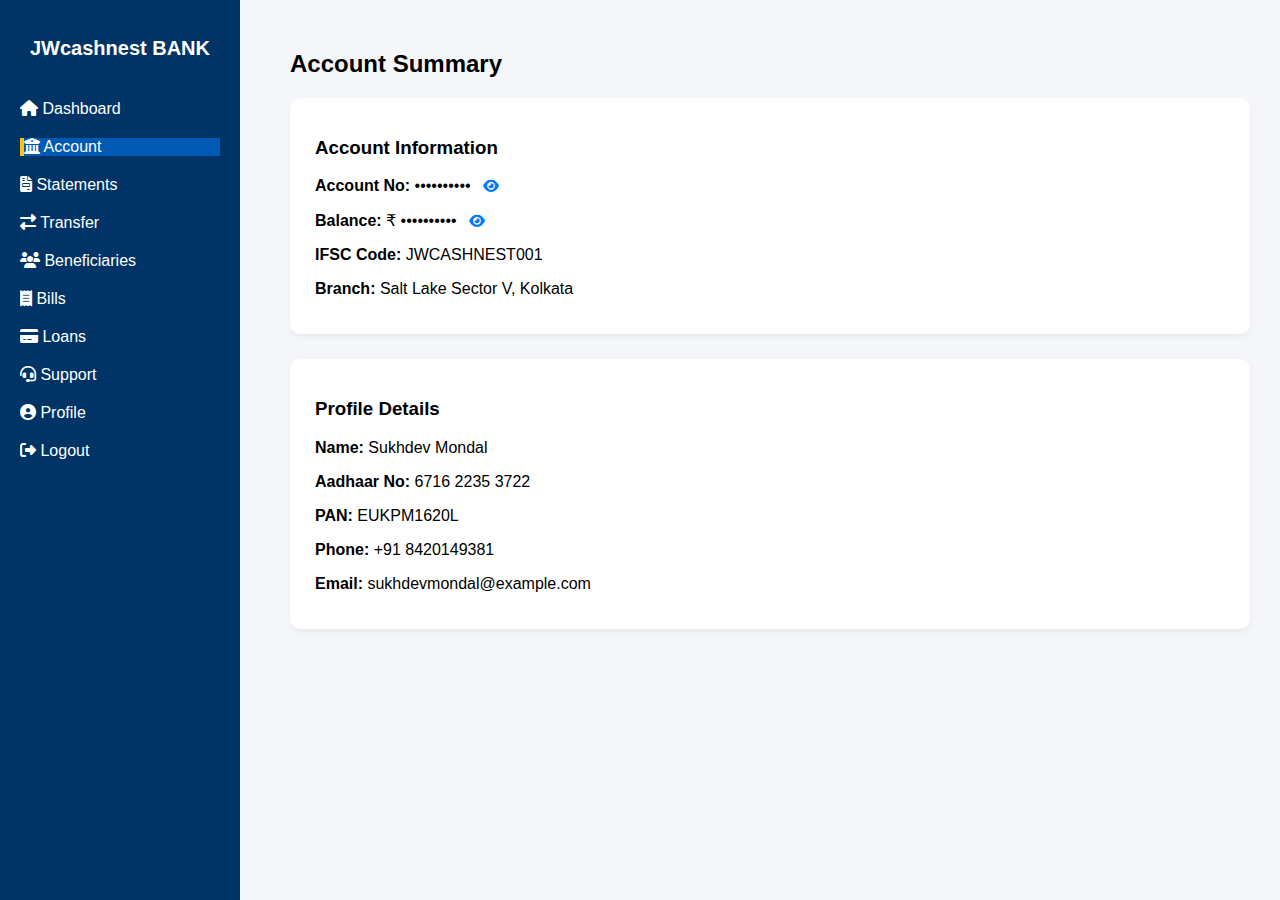
<file: account.html>
<!DOCTYPE html>
<html lang="en">
<head>
  <meta charset="UTF-8" />
  <meta name="viewport" content="width=device-width, initial-scale=1.0"/>
  <title>JWcashnest BANK - Account Summary</title>
  <link rel="stylesheet" href="style.css" />
  <link rel="stylesheet" href="https://cdnjs.cloudflare.com/ajax/libs/font-awesome/6.4.0/css/all.min.css" />
</head>
<body onload="enforceLogin();">

  <div class="dashboard-container">
    <!-- Sidebar -->
    <div class="sidebar">
      <h2 style="text-align:center; color:white;">JWcashnest BANK</h2>
      <ul>
        <li><a href="home.html"><i class="fa fa-home"></i> Dashboard</a></li>
        <li><a class="active" href="account.html"><i class="fa fa-university"></i> Account</a></li>
        <li><a href="statements.html"><i class="fa fa-file-invoice"></i> Statements</a></li>
        <li><a href="transfer.html"><i class="fa fa-exchange-alt"></i> Transfer</a></li>
        <li><a href="beneficiaries.html"><i class="fa fa-users"></i> Beneficiaries</a></li>
        <li><a href="bills.html"><i class="fa fa-receipt"></i> Bills</a></li>
        <li><a href="loans.html"><i class="fa fa-credit-card"></i> Loans</a></li>
        <li><a href="support.html"><i class="fa fa-headset"></i> Support</a></li>
        <li><a href="profile.html"><i class="fa fa-user-circle"></i> Profile</a></li>
        <li><a href="logout.html"><i class="fa fa-sign-out-alt"></i> Logout</a></li>
      </ul>
    </div>

    <!-- Main Content -->
    <div class="main-content">
      <h2>Account Summary</h2>

      <div class="card">
        <h3>Account Information</h3>
        <p><strong>Account No:</strong>
          <span id="account-number">••••••••••</span>
          <i class="fa fa-eye" id="account-icon" onclick="toggleMaskedText('account-number', 'account-icon', '1000054871245007')"></i>
        </p>
        <p><strong>Balance:</strong> ₹
          <span id="balance">••••••••••</span>
          <i class="fa fa-eye" id="balance-icon" onclick="toggleMaskedText('balance', 'balance-icon', '8,95,74,000.52')"></i>
        </p>
        <p><strong>IFSC Code:</strong> JWCASHNEST001</p>
        <p><strong>Branch:</strong> Salt Lake Sector V, Kolkata</p>
      </div>

      <div class="card">
        <h3>Profile Details</h3>
        <p><strong>Name:</strong> Sukhdev Mondal</p>
        <p><strong>Aadhaar No:</strong> 6716 2235 3722</p>
        <p><strong>PAN:</strong> EUKPM1620L</p>
        <p><strong>Phone:</strong> +91 8420149381</p>
        <p><strong>Email:</strong> sukhdevmondal@example.com</p>
      </div>
    </div>
  </div>

  <script src="script.js"></script>
</body>
</html>
</file>
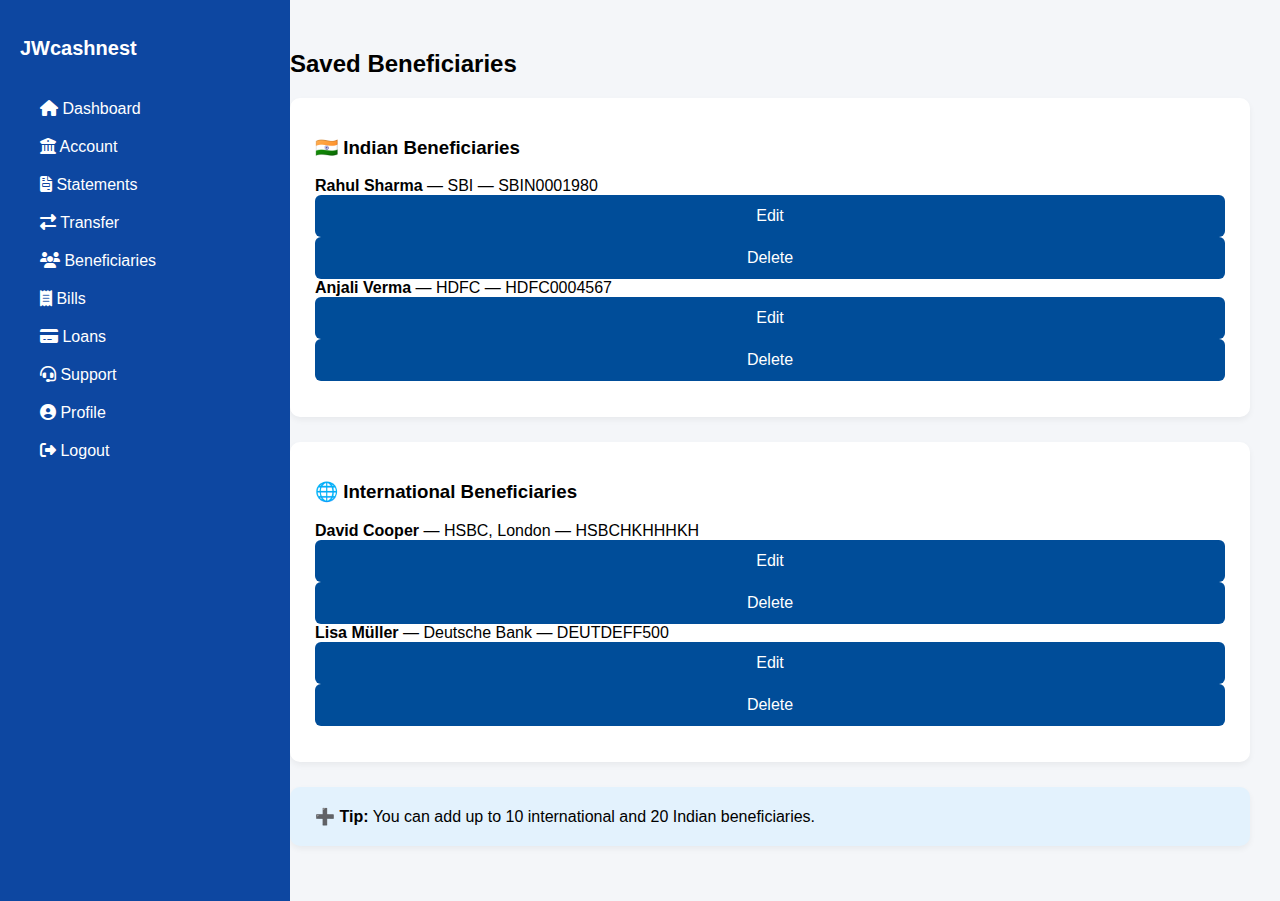
<file: beneficiaries.html>
<!DOCTYPE html>
<html lang="en">
<head>
  <meta charset="UTF-8" />
  <meta name="viewport" content="width=device-width, initial-scale=1.0"/>
  <title>JWcashnest BANK - Beneficiaries</title>
  <link rel="stylesheet" href="style.css" />
  <link rel="stylesheet" href="https://cdnjs.cloudflare.com/ajax/libs/font-awesome/6.4.0/css/all.min.css" />
</head>
<body>
  <div class="dashboard-container" style="display: flex; min-height: 100vh;">
    <!-- Sidebar -->
    <div class="sidebar" style="width: 250px; background: #0D47A1; color: white; padding: 20px;">
      <h2 style="color:white;">JWcashnest</h2>
      <ul style="list-style: none; padding-left: 0;">
        <li><a href="home.html" style="color: white;"><i class="fa fa-home"></i> Dashboard</a></li>
        <li><a href="account.html" style="color: white;"><i class="fa fa-university"></i> Account</a></li>
        <li><a href="statements.html" style="color: white;"><i class="fa fa-file-invoice"></i> Statements</a></li>
        <li><a href="transfer.html" style="color: white;"><i class="fa fa-exchange-alt"></i> Transfer</a></li>
        <li><a href="beneficiaries.html" style="color: white;"><i class="fa fa-users"></i> Beneficiaries</a></li>
        <li><a href="bills.html" style="color: white;"><i class="fa fa-receipt"></i> Bills</a></li>
        <li><a href="loans.html" style="color: white;"><i class="fa fa-credit-card"></i> Loans</a></li>
        <li><a href="support.html" style="color: white;"><i class="fa fa-headset"></i> Support</a></li>
        <li><a href="profile.html" style="color: white;"><i class="fa fa-user-circle"></i> Profile</a></li>
        <li><a href="logout.html" style="color: white;"><i class="fa fa-sign-out-alt"></i> Logout</a></li>
      </ul>
    </div>

    <!-- Main Content -->
    <div class="main-content" style="flex: 1; padding: 30px;">
      <h2>Saved Beneficiaries</h2>

      <div class="card">
        <h3>🇮🇳 Indian Beneficiaries</h3>
        <ul style="padding-left: 0; list-style: none;">
          <li>
            <strong>Rahul Sharma</strong> — SBI — SBIN0001980  
            <button onclick="alert('Edit Rahul')">Edit</button>
            <button onclick="alert('Delete Rahul')">Delete</button>
          </li>
          <li>
            <strong>Anjali Verma</strong> — HDFC — HDFC0004567  
            <button onclick="alert('Edit Anjali')">Edit</button>
            <button onclick="alert('Delete Anjali')">Delete</button>
          </li>
        </ul>
      </div>

      <div class="card" style="margin-top: 20px;">
        <h3>🌐 International Beneficiaries</h3>
        <ul style="padding-left: 0; list-style: none;">
          <li>
            <strong>David Cooper</strong> — HSBC, London — HSBCHKHHHKH  
            <button onclick="alert('Edit David')">Edit</button>
            <button onclick="alert('Delete David')">Delete</button>
          </li>
          <li>
            <strong>Lisa Müller</strong> — Deutsche Bank — DEUTDEFF500  
            <button onclick="alert('Edit Lisa')">Edit</button>
            <button onclick="alert('Delete Lisa')">Delete</button>
          </li>
        </ul>
      </div>

      <div class="card" style="margin-top: 20px; background: #e3f2fd;">
        <strong>➕ Tip:</strong> You can add up to 10 international and 20 Indian beneficiaries.
      </div>
    </div>
  </div>

  <script src="script.js"></script>
</body>
</html>
</file>
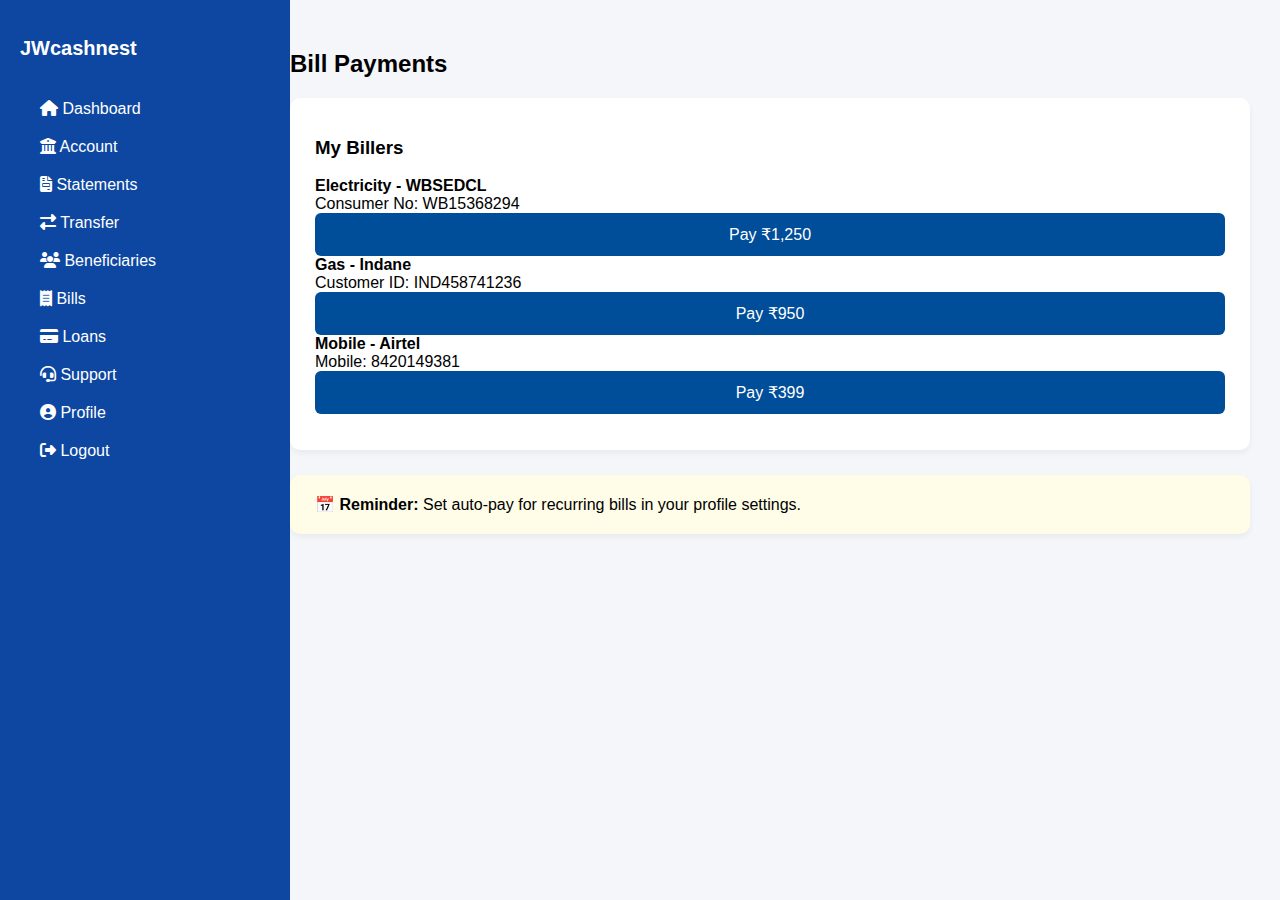
<file: bills.html>
<!DOCTYPE html>
<html lang="en">
<head>
  <meta charset="UTF-8" />
  <meta name="viewport" content="width=device-width, initial-scale=1.0"/>
  <title>JWcashnest BANK - Bill Payments</title>
  <link rel="stylesheet" href="style.css" />
  <link rel="stylesheet" href="https://cdnjs.cloudflare.com/ajax/libs/font-awesome/6.4.0/css/all.min.css" />
</head>
<body>
  <div class="dashboard-container" style="display: flex; min-height: 100vh;">
    <!-- Sidebar -->
    <div class="sidebar" style="width: 250px; background: #0D47A1; color: white; padding: 20px;">
      <h2 style="color:white;">JWcashnest</h2>
      <ul style="list-style: none; padding-left: 0;">
        <li><a href="home.html" style="color: white;"><i class="fa fa-home"></i> Dashboard</a></li>
        <li><a href="account.html" style="color: white;"><i class="fa fa-university"></i> Account</a></li>
        <li><a href="statements.html" style="color: white;"><i class="fa fa-file-invoice"></i> Statements</a></li>
        <li><a href="transfer.html" style="color: white;"><i class="fa fa-exchange-alt"></i> Transfer</a></li>
        <li><a href="beneficiaries.html" style="color: white;"><i class="fa fa-users"></i> Beneficiaries</a></li>
        <li><a href="bills.html" style="color: white;"><i class="fa fa-receipt"></i> Bills</a></li>
        <li><a href="loans.html" style="color: white;"><i class="fa fa-credit-card"></i> Loans</a></li>
        <li><a href="support.html" style="color: white;"><i class="fa fa-headset"></i> Support</a></li>
        <li><a href="profile.html" style="color: white;"><i class="fa fa-user-circle"></i> Profile</a></li>
        <li><a href="logout.html" style="color: white;"><i class="fa fa-sign-out-alt"></i> Logout</a></li>
      </ul>
    </div>

    <!-- Main Content -->
    <div class="main-content" style="flex: 1; padding: 30px;">
      <h2>Bill Payments</h2>

      <div class="card">
        <h3>My Billers</h3>
        <ul style="padding-left: 0; list-style: none;">
          <li>
            <strong>Electricity - WBSEDCL</strong><br/>
            Consumer No: WB15368294<br/>
            <button onclick="alert('Bill paid to WBSEDCL')">Pay ₹1,250</button>
          </li>
          <li>
            <strong>Gas - Indane</strong><br/>
            Customer ID: IND458741236<br/>
            <button onclick="alert('Bill paid to Indane')">Pay ₹950</button>
          </li>
          <li>
            <strong>Mobile - Airtel</strong><br/>
            Mobile: 8420149381<br/>
            <button onclick="alert('Bill paid to Airtel')">Pay ₹399</button>
          </li>
        </ul>
      </div>

      <div class="card" style="margin-top: 20px; background: #fffde7;">
        <strong>📅 Reminder:</strong> Set auto-pay for recurring bills in your profile settings.
      </div>
    </div>
  </div>

  <script src="script.js"></script>
</body>
</html>
</file>
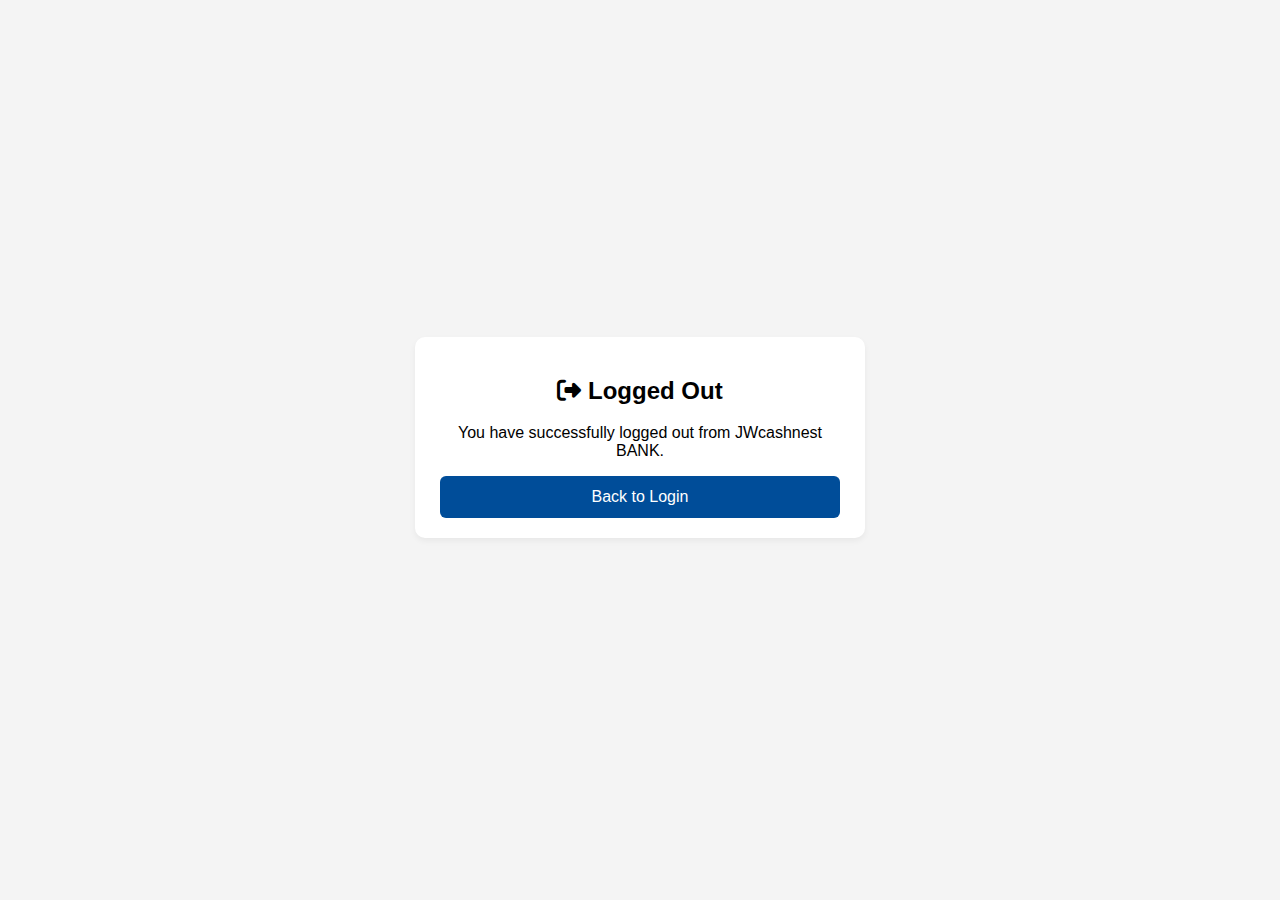
<file: logout.html>
<!DOCTYPE html>
<html lang="en">
<head>
  <meta charset="UTF-8" />
  <meta name="viewport" content="width=device-width, initial-scale=1.0"/>
  <title>JWcashnest BANK - Logout</title>
  <link rel="stylesheet" href="style.css" />
  <link rel="stylesheet" href="https://cdnjs.cloudflare.com/ajax/libs/font-awesome/6.4.0/css/all.min.css" />
</head>
<body style="display: flex; justify-content: center; align-items: center; height: 100vh; background: #f4f4f4;">
  <div class="card" style="max-width: 400px; text-align: center;">
    <h2><i class="fa fa-sign-out-alt"></i> Logged Out</h2>
    <p>You have successfully logged out from JWcashnest BANK.</p>
    <button onclick="window.location.href='index.html'">Back to Login</button>
  </div>
</body>
</html>
</file>
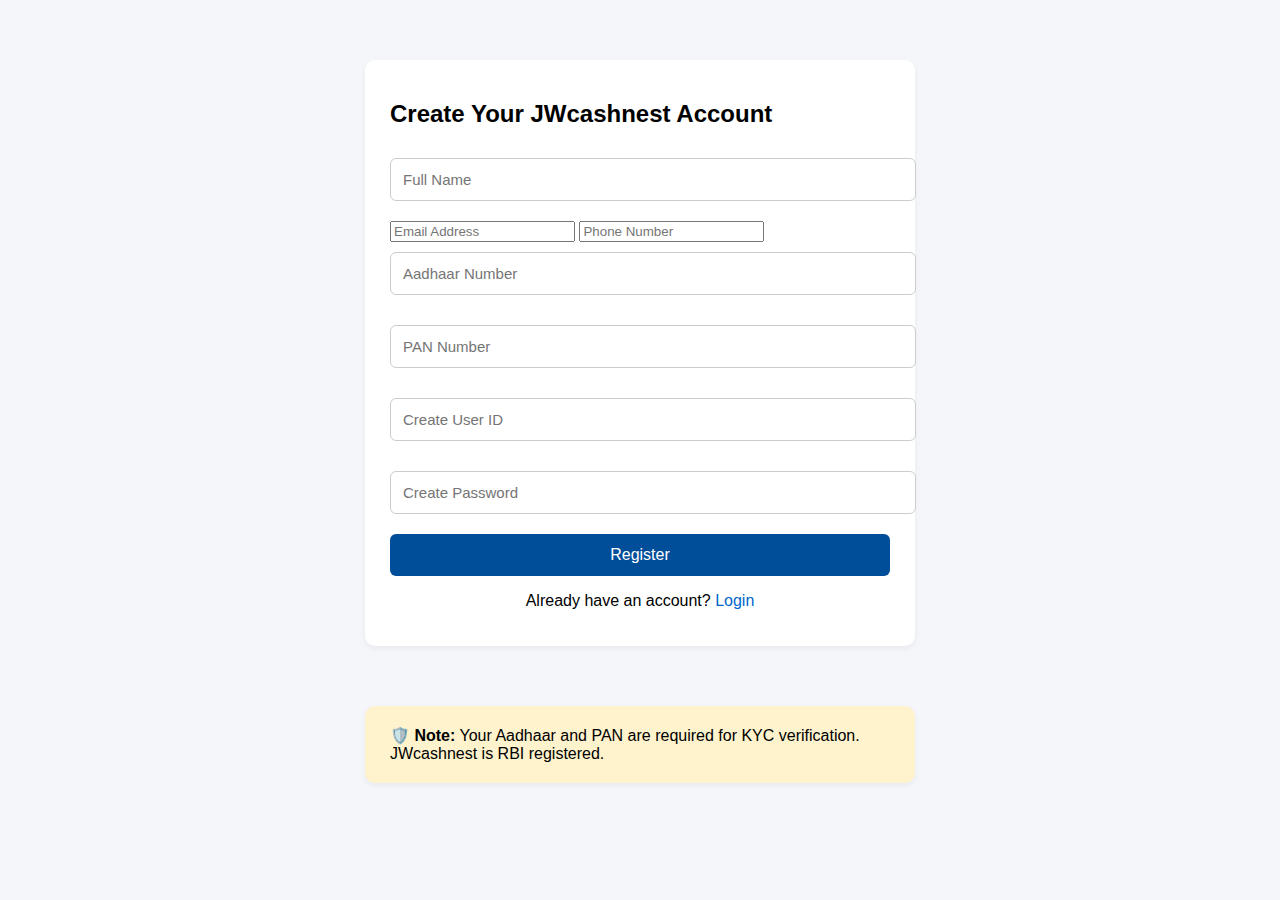
<file: register.html>
<!DOCTYPE html>
<html lang="en">
<head>
  <meta charset="UTF-8" />
  <meta name="viewport" content="width=device-width, initial-scale=1.0"/>
  <title>JWcashnest BANK - Register</title>
  <link rel="stylesheet" href="style.css" />
  <link rel="stylesheet" href="https://cdnjs.cloudflare.com/ajax/libs/font-awesome/6.4.0/css/all.min.css" />
</head>
<body>
  <div class="card" style="max-width: 500px; margin: 60px auto;">
    <h2>Create Your JWcashnest Account</h2>
    <input type="text" placeholder="Full Name" required />
    <input type="email" placeholder="Email Address" required />
    <input type="tel" placeholder="Phone Number" required />
    <input type="text" placeholder="Aadhaar Number" required />
    <input type="text" placeholder="PAN Number" required />
    <input type="text" placeholder="Create User ID" required />
    <input type="password" placeholder="Create Password" required />
    <button onclick="alert('Account created successfully! Redirecting to login...'); window.location.href='index.html';">
      Register
    </button>
    <p style="text-align:center;">Already have an account? <a href="index.html">Login</a></p>
  </div>

  <div class="card" style="max-width: 500px; margin: 20px auto; background: #fff3cd;">
    <strong>🛡️ Note:</strong> Your Aadhaar and PAN are required for KYC verification. JWcashnest is RBI registered.
  </div>
</body>
</html>
</file>
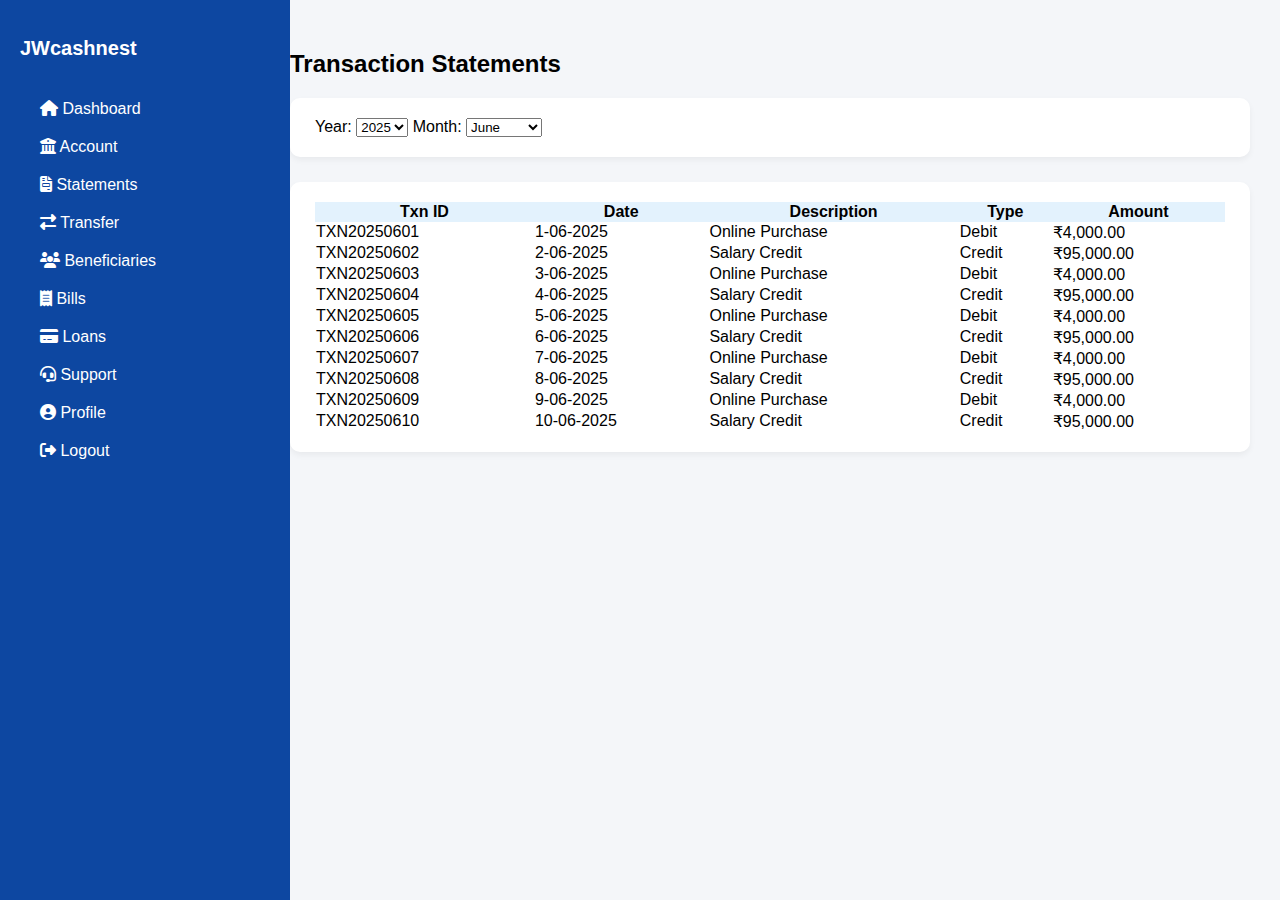
<file: statements.html>
<!DOCTYPE html>
<html lang="en">
<head>
  <meta charset="UTF-8" />
  <meta name="viewport" content="width=device-width, initial-scale=1.0"/>
  <title>JWcashnest BANK - Statements</title>
  <link rel="stylesheet" href="style.css" />
  <link rel="stylesheet" href="https://cdnjs.cloudflare.com/ajax/libs/font-awesome/6.4.0/css/all.min.css" />
</head>
<body>
  <div class="dashboard-container" style="display: flex; min-height: 100vh;">
    <!-- Sidebar -->
    <div class="sidebar" style="width: 250px; background: #0D47A1; color: white; padding: 20px;">
      <h2 style="color:white;">JWcashnest</h2>
      <ul style="list-style: none; padding-left: 0;">
        <li><a href="home.html" style="color: white;"><i class="fa fa-home"></i> Dashboard</a></li>
        <li><a href="account.html" style="color: white;"><i class="fa fa-university"></i> Account</a></li>
        <li><a href="statements.html" style="color: white;"><i class="fa fa-file-invoice"></i> Statements</a></li>
        <li><a href="transfer.html" style="color: white;"><i class="fa fa-exchange-alt"></i> Transfer</a></li>
        <li><a href="beneficiaries.html" style="color: white;"><i class="fa fa-users"></i> Beneficiaries</a></li>
        <li><a href="bills.html" style="color: white;"><i class="fa fa-receipt"></i> Bills</a></li>
        <li><a href="loans.html" style="color: white;"><i class="fa fa-credit-card"></i> Loans</a></li>
        <li><a href="support.html" style="color: white;"><i class="fa fa-headset"></i> Support</a></li>
        <li><a href="profile.html" style="color: white;"><i class="fa fa-user-circle"></i> Profile</a></li>
        <li><a href="logout.html" style="color: white;"><i class="fa fa-sign-out-alt"></i> Logout</a></li>
      </ul>
    </div>

    <!-- Main Content -->
    <div class="main-content" style="flex: 1; padding: 30px;">
      <h2>Transaction Statements</h2>

      <div class="card">
        <label for="year">Year:</label>
        <select id="year" onchange="filterStatements()">
          <option value="2025" selected>2025</option>
          <option value="2024">2024</option>
          <option value="2023">2023</option>
          <option value="2022">2022</option>
          <option value="2021">2021</option>
          <option value="2020">2020</option>
          <option value="2019">2019</option>
          <option value="2018">2018</option>
          <option value="2017">2017</option>
        </select>
        <label for="month">Month:</label>
        <select id="month" onchange="filterStatements()">
          <option value="06" selected>June</option>
          <option value="05">May</option>
          <option value="04">April</option>
          <option value="03">March</option>
          <option value="02">February</option>
          <option value="01">January</option>
        </select>
      </div>

      <div class="card" style="overflow-x: auto;">
        <table style="width: 100%; border-collapse: collapse;">
          <thead>
            <tr style="background: #e3f2fd;">
              <th>Txn ID</th>
              <th>Date</th>
              <th>Description</th>
              <th>Type</th>
              <th>Amount</th>
            </tr>
          </thead>
          <tbody id="txnTable">
            <!-- JS will insert rows -->
          </tbody>
        </table>
      </div>
    </div>
  </div>

  <script src="script.js"></script>
  <script>
    function filterStatements() {
      const year = document.getElementById('year').value;
      const month = document.getElementById('month').value;
      const tbody = document.getElementById('txnTable');
      tbody.innerHTML = ''; // Clear previous

      for (let day = 1; day <= 10; day++) {
        const txnId = 'TXN' + year + month + (day < 10 ? '0' + day : day);
        const type = day % 2 === 0 ? 'Credit' : 'Debit';
        const desc = type === 'Credit' ? 'Salary Credit' : 'Online Purchase';
        const amount = type === 'Credit' ? '₹95,000.00' : '₹4,000.00';

        const tr = document.createElement('tr');
        tr.innerHTML = `
          <td>${txnId}</td>
          <td>${day}-${month}-${year}</td>
          <td>${desc}</td>
          <td>${type}</td>
          <td>${amount}</td>
        `;
        tbody.appendChild(tr);
      }
    }

    window.onload = filterStatements;
  </script>
</body>
</html>
</file>
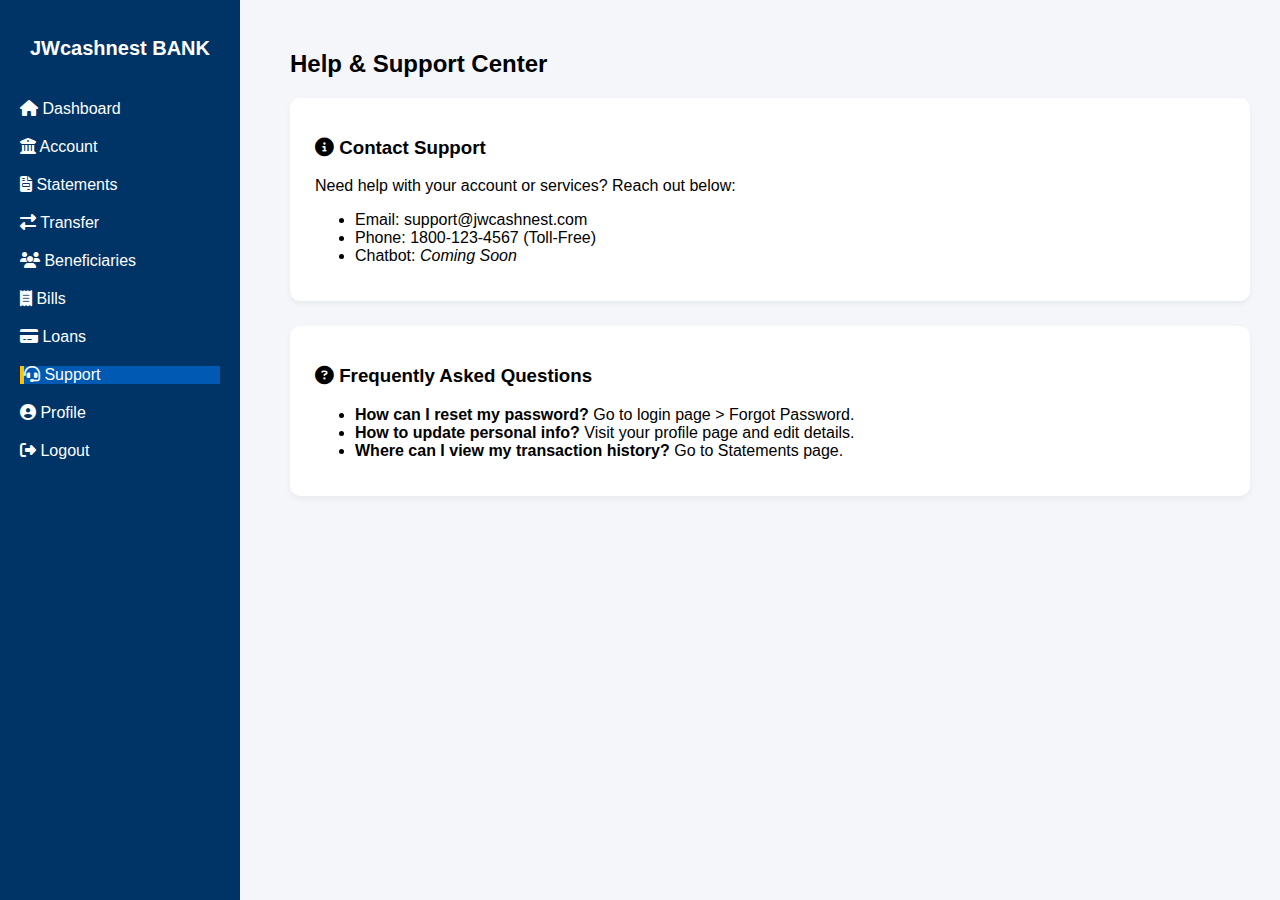
<file: support.html>
<!-- Step 10: support.html - Help Center Page -->
<!DOCTYPE html>
<html lang="en">
<head>
  <meta charset="UTF-8">
  <meta name="viewport" content="width=device-width, initial-scale=1.0">
  <title>JWcashnest BANK - Support</title>
  <link rel="stylesheet" href="style.css">
  <link rel="stylesheet" href="https://cdnjs.cloudflare.com/ajax/libs/font-awesome/6.4.0/css/all.min.css">
</head>
<body onload="enforceLogin();">
  <div class="dashboard-container">
    <div class="sidebar">
      <h2 style="text-align:center; color:white;">JWcashnest BANK</h2>
      <ul>
        <li><a href="home.html"><i class="fa fa-home"></i> Dashboard</a></li>
        <li><a href="account.html"><i class="fa fa-university"></i> Account</a></li>
        <li><a href="statements.html"><i class="fa fa-file-invoice"></i> Statements</a></li>
        <li><a href="transfer.html"><i class="fa fa-exchange-alt"></i> Transfer</a></li>
        <li><a href="beneficiaries.html"><i class="fa fa-users"></i> Beneficiaries</a></li>
        <li><a href="bills.html"><i class="fa fa-receipt"></i> Bills</a></li>
        <li><a href="loans.html"><i class="fa fa-credit-card"></i> Loans</a></li>
        <li><a class="active" href="support.html"><i class="fa fa-headset"></i> Support</a></li>
        <li><a href="profile.html"><i class="fa fa-user-circle"></i> Profile</a></li>
        <li><a href="#" onclick="logout()"><i class="fa fa-sign-out-alt"></i> Logout</a></li>
      </ul>
    </div>

    <div class="main-content">
      <h2>Help & Support Center</h2>

      <div class="card">
        <h3><i class="fa fa-info-circle"></i> Contact Support</h3>
        <p>Need help with your account or services? Reach out below:</p>
        <ul>
          <li>Email: support@jwcashnest.com</li>
          <li>Phone: 1800-123-4567 (Toll-Free)</li>
          <li>Chatbot: <em>Coming Soon</em></li>
        </ul>
      </div>

      <div class="card">
        <h3><i class="fa fa-question-circle"></i> Frequently Asked Questions</h3>
        <ul>
          <li><strong>How can I reset my password?</strong> Go to login page > Forgot Password.</li>
          <li><strong>How to update personal info?</strong> Visit your profile page and edit details.</li>
          <li><strong>Where can I view my transaction history?</strong> Go to Statements page.</li>
        </ul>
      </div>
    </div>
  </div>

  <script src="script.js"></script>
</body>
</html>
</file>
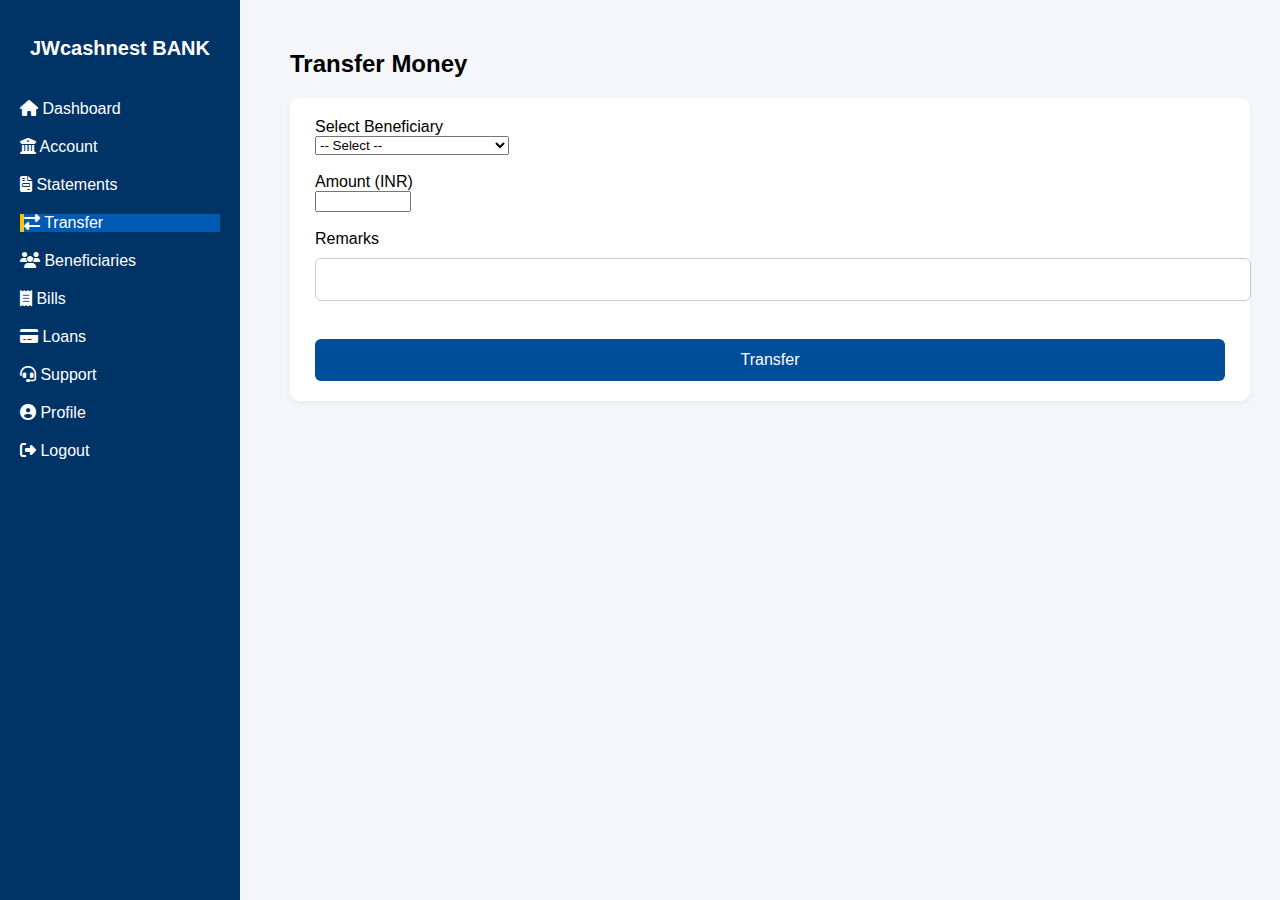
<file: transfer.html>
<!-- Step 6: transfer.html - Money Transfer Interface -->
<!DOCTYPE html>
<html lang="en">
<head>
  <meta charset="UTF-8">
  <meta name="viewport" content="width=device-width, initial-scale=1.0">
  <title>JWcashnest BANK - Transfer</title>
  <link rel="stylesheet" href="style.css">
  <link rel="stylesheet" href="https://cdnjs.cloudflare.com/ajax/libs/font-awesome/6.4.0/css/all.min.css">
</head>
<body onload="enforceLogin();">
  <div class="dashboard-container">
    <div class="sidebar">
      <h2 style="text-align:center; color:white;">JWcashnest BANK</h2>
      <ul>
        <li><a href="home.html"><i class="fa fa-home"></i> Dashboard</a></li>
        <li><a href="account.html"><i class="fa fa-university"></i> Account</a></li>
        <li><a href="statements.html"><i class="fa fa-file-invoice"></i> Statements</a></li>
        <li><a class="active" href="transfer.html"><i class="fa fa-exchange-alt"></i> Transfer</a></li>
        <li><a href="beneficiaries.html"><i class="fa fa-users"></i> Beneficiaries</a></li>
        <li><a href="bills.html"><i class="fa fa-receipt"></i> Bills</a></li>
        <li><a href="loans.html"><i class="fa fa-credit-card"></i> Loans</a></li>
        <li><a href="support.html"><i class="fa fa-headset"></i> Support</a></li>
        <li><a href="profile.html"><i class="fa fa-user-circle"></i> Profile</a></li>
        <li><a href="#" onclick="logout()"><i class="fa fa-sign-out-alt"></i> Logout</a></li>
      </ul>
    </div>

    <div class="main-content">
      <h2>Transfer Money</h2>

      <div class="card">
        <form id="transfer-form" onsubmit="event.preventDefault(); alert('Transfer simulated successfully!');">
          <label for="beneficiary">Select Beneficiary</label><br>
          <select id="beneficiary" required>
            <option value="">-- Select --</option>
            <option value="IND001">Rohit Sharma (SBI)</option>
            <option value="INT002">Anne Keller (Deutsche Bank)</option>
            <option value="IND003">Amit Das (HDFC)</option>
          </select><br><br>

          <label for="amount">Amount (INR)</label><br>
          <input type="number" id="amount" required min="1" max="1000000"><br><br>

          <label for="remarks">Remarks</label><br>
          <input type="text" id="remarks" maxlength="50"><br><br>

          <button type="submit">Transfer</button>
        </form>
      </div>
    </div>
  </div>

  <script src="script.js"></script>
</body>
</html>
</file>
<file: style.css>
/* General Reset */
body, html {
  margin: 0;
  padding: 0;
  font-family: 'Segoe UI', sans-serif;
  background-color: #f4f6f9;
}

/* Layout */
.dashboard-container {
  display: flex;
  min-height: 100vh;
}

.sidebar {
  width: 240px;
  background-color: #003366;
  color: white;
  padding: 20px 0;
  position: fixed;
  height: 100%;
}

.sidebar h2 {
  font-size: 20px;
  margin-bottom: 30px;
}

.sidebar ul {
  list-style: none;
  padding-left: 0;
}

.sidebar ul li {
  padding: 10px 20px;
}

.sidebar ul li a {
  text-decoration: none;
  color: white;
  display: block;
  transition: background 0.2s;
}

.sidebar ul li a.active,
.sidebar ul li a:hover {
  background-color: #0059b3;
  border-left: 4px solid #ffc107;
}

.main-content {
  margin-left: 260px;
  padding: 30px;
  width: 100%;
  animation: fadeIn 0.4s ease-in;
}

@keyframes fadeIn {
  from { opacity: 0; transform: translateY(10px); }
  to { opacity: 1; transform: translateY(0); }
}

/* Card Styling */
.card {
  background-color: white;
  padding: 20px 25px;
  margin-bottom: 25px;
  box-shadow: 0 3px 6px rgba(0,0,0,0.05);
  border-radius: 10px;
}

/* Secure Data Toggle */
.secure-data {
  filter: blur(6px);
  transition: filter 0.3s ease;
}
.secure-data.show {
  filter: none;
}

/* Eye Icons */
.fa-eye, .fa-eye-slash {
  color: #007bff;
  margin-left: 8px;
  cursor: pointer;
  font-size: 14px;
}

/* Login Page */
input[type="text"], input[type="password"] {
  width: 100%;
  padding: 12px;
  margin: 10px 0 20px 0;
  border: 1px solid #ccc;
  border-radius: 6px;
  font-size: 15px;
}

button {
  width: 100%;
  padding: 12px;
  background-color: #004d99;
  border: none;
  border-radius: 6px;
  color: white;
  font-size: 16px;
  cursor: pointer;
  transition: background 0.2s ease;
}

button:hover {
  background-color: #0066cc;
}

a {
  color: #0066cc;
  text-decoration: none;
}

a:hover {
  text-decoration: underline;
}

/* Mobile Responsive */
@media (max-width: 768px) {
  .dashboard-container {
    flex-direction: column;
  }
  .sidebar {
    width: 100%;
    position: relative;
    text-align: center;
  }
  .main-content {
    margin-left: 0;
    padding: 15px;
  }
}
</file>
